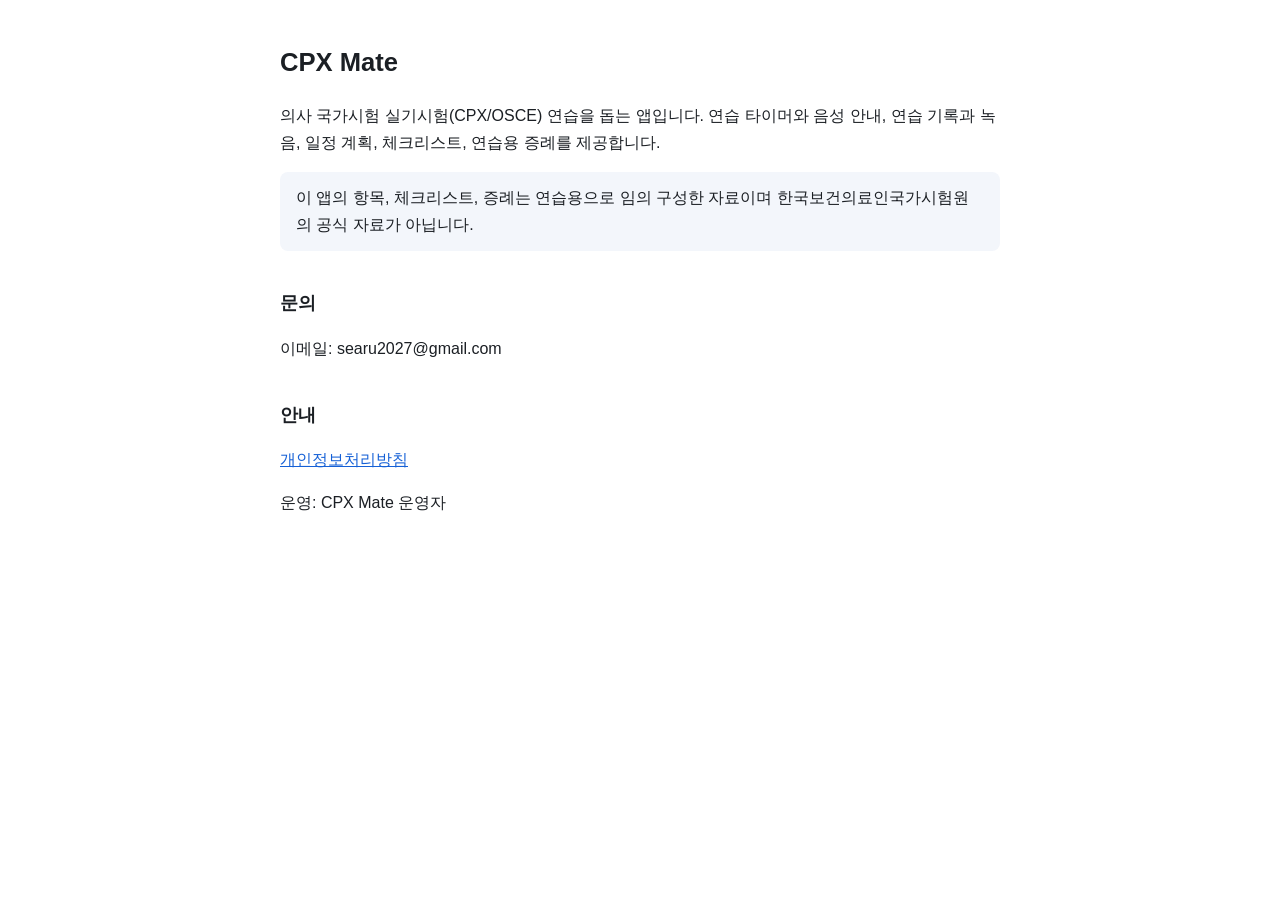
<file: index.html>
<!doctype html>
<html lang="ko"><head><meta charset="utf-8"><meta name="viewport" content="width=device-width,initial-scale=1">
<title>CPX Mate</title><link rel="stylesheet" href="style.css"></head><body>
<h1>CPX Mate</h1>
<p>의사 국가시험 실기시험(CPX/OSCE) 연습을 돕는 앱입니다. 연습 타이머와 음성 안내, 연습 기록과 녹음, 일정 계획, 체크리스트, 연습용 증례를 제공합니다.</p>
<p class="note">이 앱의 항목, 체크리스트, 증례는 연습용으로 임의 구성한 자료이며 한국보건의료인국가시험원의 공식 자료가 아닙니다.</p>
<h2>문의</h2>
<p>이메일: searu2027@gmail.com</p>
<h2>안내</h2>
<p><a href="privacy.html">개인정보처리방침</a></p>
<p>운영: CPX Mate 운영자</p>
</body></html>
</file>
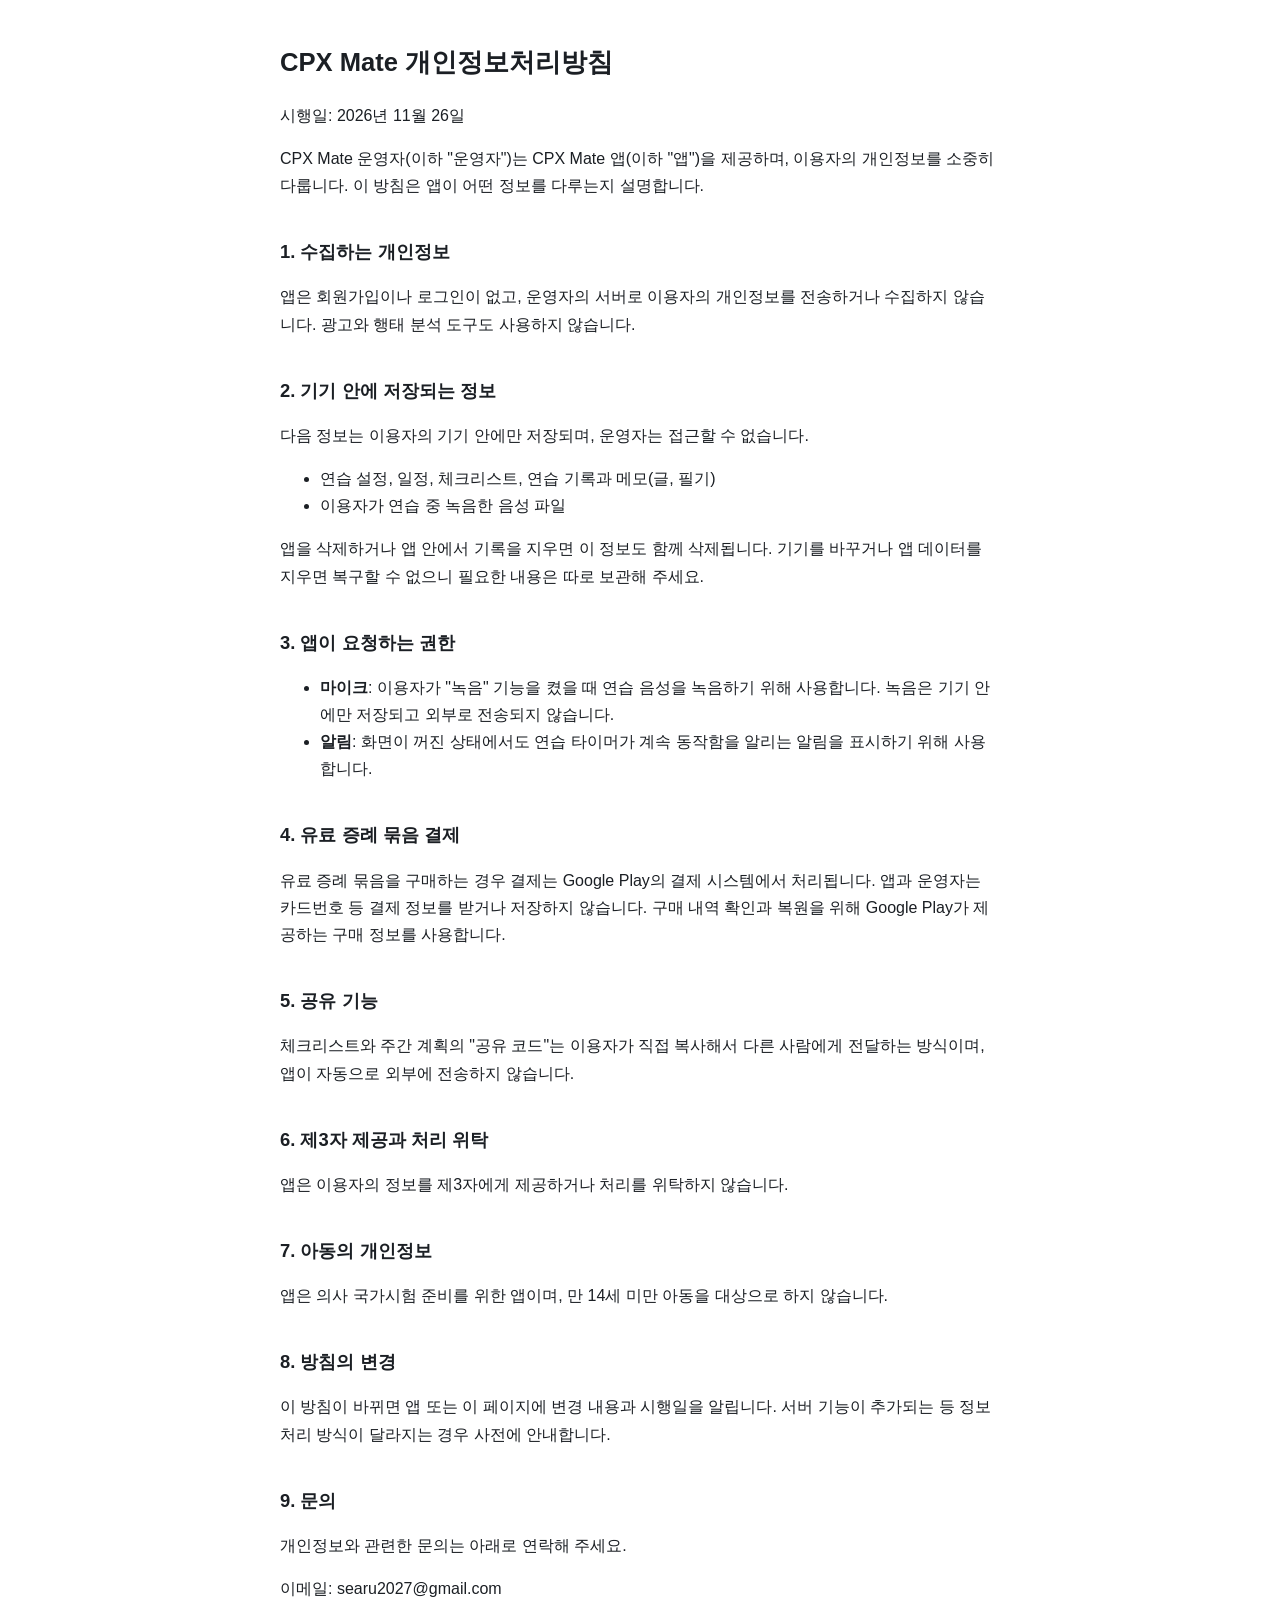
<file: privacy.html>
<!doctype html>
<html lang="ko"><head><meta charset="utf-8"><meta name="viewport" content="width=device-width,initial-scale=1">
<title>CPX Mate 개인정보처리방침</title><link rel="stylesheet" href="style.css"></head><body>
<h1>CPX Mate 개인정보처리방침</h1>
<p>시행일: 2026년 11월 26일</p>
<p>CPX Mate 운영자(이하 "운영자")는 CPX Mate 앱(이하 "앱")을 제공하며, 이용자의 개인정보를 소중히 다룹니다. 이 방침은 앱이 어떤 정보를 다루는지 설명합니다.</p>

<h2>1. 수집하는 개인정보</h2>
<p>앱은 회원가입이나 로그인이 없고, 운영자의 서버로 이용자의 개인정보를 전송하거나 수집하지 않습니다. 광고와 행태 분석 도구도 사용하지 않습니다.</p>

<h2>2. 기기 안에 저장되는 정보</h2>
<p>다음 정보는 이용자의 기기 안에만 저장되며, 운영자는 접근할 수 없습니다.</p>
<ul>
<li>연습 설정, 일정, 체크리스트, 연습 기록과 메모(글, 필기)</li>
<li>이용자가 연습 중 녹음한 음성 파일</li>
</ul>
<p>앱을 삭제하거나 앱 안에서 기록을 지우면 이 정보도 함께 삭제됩니다. 기기를 바꾸거나 앱 데이터를 지우면 복구할 수 없으니 필요한 내용은 따로 보관해 주세요.</p>

<h2>3. 앱이 요청하는 권한</h2>
<ul>
<li><b>마이크</b>: 이용자가 "녹음" 기능을 켰을 때 연습 음성을 녹음하기 위해 사용합니다. 녹음은 기기 안에만 저장되고 외부로 전송되지 않습니다.</li>
<li><b>알림</b>: 화면이 꺼진 상태에서도 연습 타이머가 계속 동작함을 알리는 알림을 표시하기 위해 사용합니다.</li>
</ul>

<h2>4. 유료 증례 묶음 결제</h2>
<p>유료 증례 묶음을 구매하는 경우 결제는 Google Play의 결제 시스템에서 처리됩니다. 앱과 운영자는 카드번호 등 결제 정보를 받거나 저장하지 않습니다. 구매 내역 확인과 복원을 위해 Google Play가 제공하는 구매 정보를 사용합니다.</p>

<h2>5. 공유 기능</h2>
<p>체크리스트와 주간 계획의 "공유 코드"는 이용자가 직접 복사해서 다른 사람에게 전달하는 방식이며, 앱이 자동으로 외부에 전송하지 않습니다.</p>

<h2>6. 제3자 제공과 처리 위탁</h2>
<p>앱은 이용자의 정보를 제3자에게 제공하거나 처리를 위탁하지 않습니다.</p>

<h2>7. 아동의 개인정보</h2>
<p>앱은 의사 국가시험 준비를 위한 앱이며, 만 14세 미만 아동을 대상으로 하지 않습니다.</p>

<h2>8. 방침의 변경</h2>
<p>이 방침이 바뀌면 앱 또는 이 페이지에 변경 내용과 시행일을 알립니다. 서버 기능이 추가되는 등 정보 처리 방식이 달라지는 경우 사전에 안내합니다.</p>

<h2>9. 문의</h2>
<p>개인정보와 관련한 문의는 아래로 연락해 주세요.</p>
<p>이메일: searu2027@gmail.com</p>
</body></html>
</file>
<file: style.css>
body{font-family:-apple-system,"Malgun Gothic","Apple SD Gothic Neo",sans-serif;max-width:720px;margin:0 auto;padding:24px 16px;line-height:1.7;color:#1b1f24}
h1{font-size:1.6rem}h2{font-size:1.15rem;margin-top:2em}
a{color:#1560d6}.note{background:#f3f6fb;padding:12px 16px;border-radius:8px}
@media(prefers-color-scheme:dark){body{background:#14171c;color:#e6e9ee}.note{background:#1d232c}a{color:#7fb0ff}}
</file>
